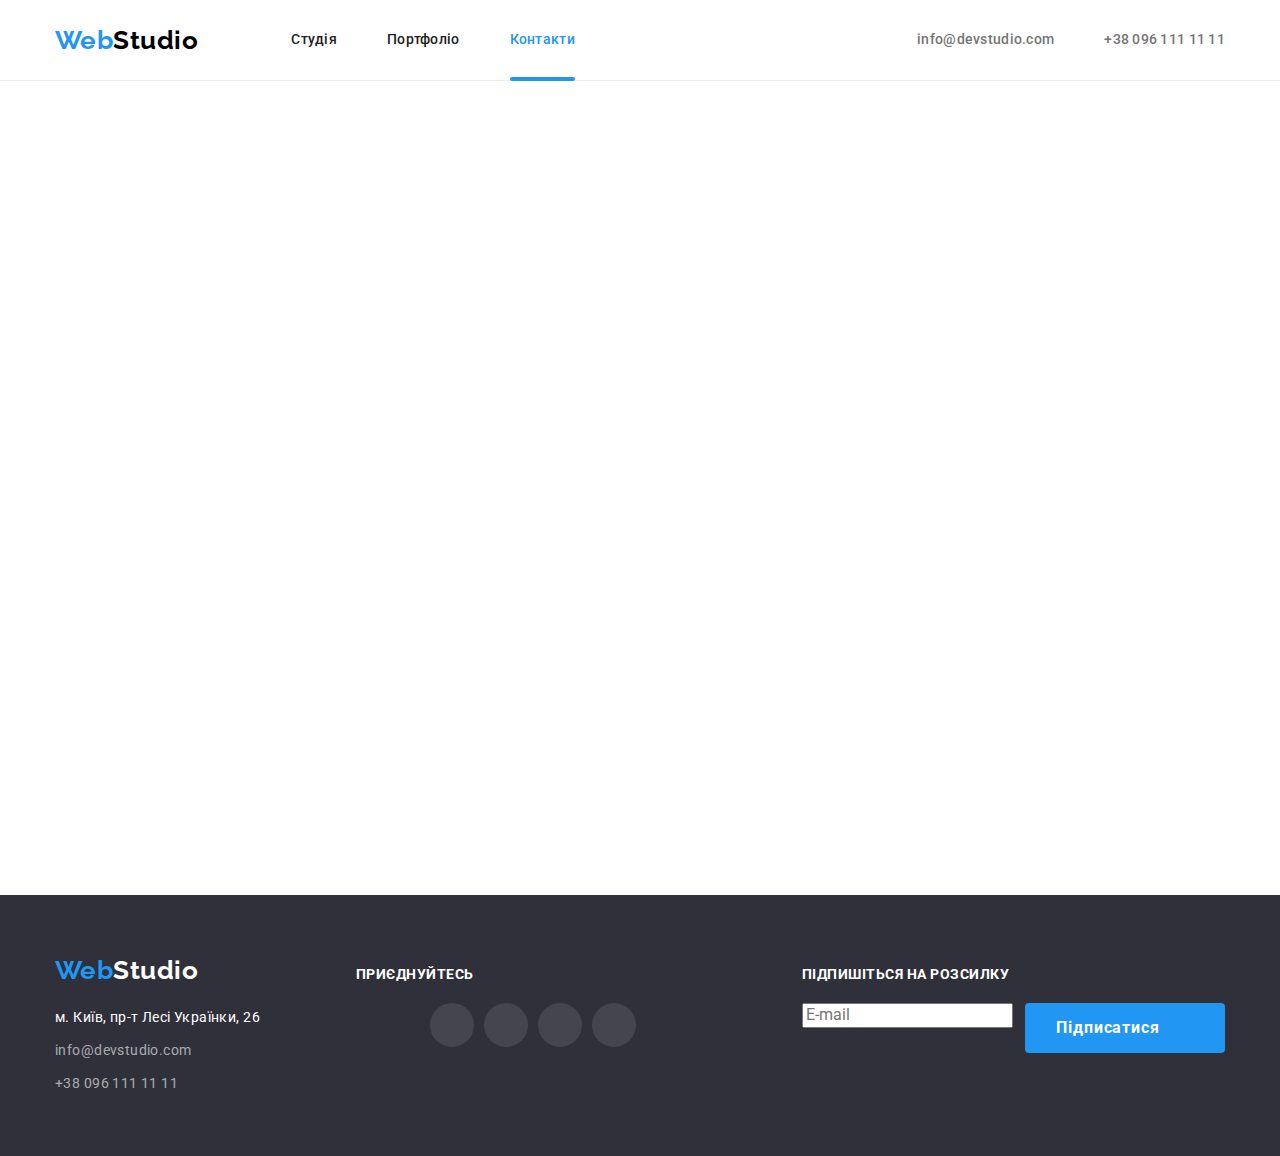
<file: contacts.html>
<!DOCTYPE html>
<html lang="uk">

<head>
  <meta charset="UTF-8">
  <meta http-equiv="X-UA-Compatible" content="IE=edge">
  <meta name="viewport" content="width=device-width, initial-scale=1.0">
  <title>WebStudio</title>

  <link rel="preconnect" href="https://fonts.googleapis.com">
  <link rel="preconnect" href="https://fonts.gstatic.com" crossorigin>
  <link href="https://fonts.googleapis.com/css2?family=Raleway:wght@700&family=Roboto:wght@400;500;700;900&display=swap"
    rel="stylesheet">

  <link rel="stylesheet" href="https://cdnjs.cloudflare.com/ajax/libs/modern-normalize/1.1.0/modern-normalize.min.css">
  <link rel="stylesheet" href="./css/main.min.css">
</head>

<body>
  <!--Верхня_лінія-->
  <header class="header">
    <div class="header__wrap container">
      <nav class="nav">
        <a class="logo" href="./index.html">Web<span class="header__logo">Studio</span></a>
        <ul class="nav__list">
          <li class="nav__item"><a class="nav__link" href="./index.html">Студія</a></li>
          <li class="nav__item"><a class="nav__link" href="./portfolio.html">Портфоліо</a></li>
          <li class="nav__item"><a class="nav__link nav__link--current" href="./contacts.html">Контакти</a></li>
        </ul>
      </nav>
      <ul class="contacts">
        <li class="contacts__item"><a class="contacts__link" href="mailto:info@devstudio.com" aria-label="Mail">
            <svg class="contacts__icon" width="16" height="16">
              <use href="./images/sprite.svg#contact-mail"></use>
            </svg>
            info@devstudio.com</a>
        </li>
        <li class="contacts__item"><a class="contacts__link" href="tel:+380961111111" aria-label="Phone">
            <svg class="contacts__icon" width="10" height="16">
              <use href="./images/sprite.svg#contact-phone"></use>
            </svg>
            +38 096 111 11 11</a>
        </li>
      </ul>
      <!-- Кнопка мобільного меню -->
      <button type="button" class="menu-button" aria-expanded="false" aria-controls="menu-container" data-menu-open>
        <svg class="menu-button__icon" aria-label="Перемикач мобільного меню" width="40" height="40">
          <use class="menu-button__icon-open" href="./images/sprite.svg#header-menu"></use>
        </svg>
      </button>
    </div>
    <!-- Сторінка мобільного меню -->
    <div class="menu-container" id="menu-container" data-menu>
      <button type="button" class="menu-button menu-button--close" data-menu-close>
        <svg class="menu-button__icon" aria-label="Перемикач мобільного меню" width="40" height="40">
          <use class="menu-button__icon-close" href="./images/sprite.svg#header-close"></use>
        </svg>
      </button>
      <nav class="nav-mob">
        <ul class="nav-mob__list">
          <li class="nav-mob__item"><a class="nav-mob__link" href="./index.html">Студія</a></li>
          <li class="nav-mob__item"><a class="nav-mob__link" href="./portfolio.html">Портфоліо</a></li>
          <li class="nav-mob__item"><a class="nav-mob__link nav-mob__link--current" href="./contacts.html">Контакти</a>
          </li>
        </ul>
      </nav>
      <ul class="contacts-mob">
        <li class="contacts-mob__item"><a class="contacts-mob__link" href="tel:+380961111111" aria-label="Phone">+38 096
            111 11 11</a>
        </li>
        <li class="contacts-mob__item"><a class="contacts-mob__link" href="mailto:info@devstudio.com"
            aria-label="Mail">info@devstudio.com</a>
        </li>
      </ul>
      <ul class="social-mob">
        <li class="social-mob__item"><a class="social-mob__link" href="#"
            rel="noopener noreferrer nofollow">Instagram</a></li>
        <li class="social-mob__item"><a class="social-mob__link" href="#" rel="noopener noreferrer nofollow">Twitter</a>
        </li>
        <li class="social-mob__item"><a class="social-mob__link" href="#"
            rel="noopener noreferrer nofollow">Facebook</a></li>
        <li class="social-mob__item"><a class="social-mob__link" href="#"
            rel="noopener noreferrer nofollow">LinkedIn</a></li>
      </ul>
    </div>
  </header>
  <main>
    <section class="contact">
      <h2 class="contact__titel">Контакти</h2>
      <iframe class="contact__map"
        src="https://www.google.com/maps/embed?pb=!1m18!1m12!1m3!1d2541.775541247346!2d30.537047534579646!3d50.42665351686074!2m3!1f0!2f0!3f0!3m2!1i1024!2i768!4f13.1!3m3!1m2!1s0x40d4cf0e033ecbe9%3A0x57a4dffefec77da0!2z0LHRg9C7LiDQm9C10YHQuCDQo9C60YDQsNC40L3QutC4LCAyNiwg0JrQuNC10LIsINCj0LrRgNCw0LjQvdCwLCAwMjAwMA!5e0!3m2!1sru!2sde!4v1669040813031!5m2!1sru!2sde"
        style="border:0;" allowfullscreen="" loading="lazy" referrerpolicy="no-referrer-when-downgrade"></iframe>
    </section>
  </main>
  <!--Підвал-->
  <footer class="footer">
    <div class="container footer__container">
      <div>
        <a class="logo" href="./index.html">Web<span class="footer__logo">Studio</span></a>
        <address class="address">
          <ul class="address__list">
            <li class="address__item">
              <a class="address__link address__link--map" href="https://goo.gl/maps/CPtrU1FHBa2aNyZL9" target="_blank"
                rel="noopener noreferrer nofollow">м. Київ, пр-т Лесі Українки, 26</a>
            </li>
            <li class="address__item">
              <a class="address__link" href="mailto:info@devstudio.com">info@devstudio.com</a>
            </li>
            <li class="address__item">
              <a class="address__link" href="tel:+380961111111">+38 096 111 11 11</a>
            </li>
          </ul>
        </address>
      </div>
      <div class="join">
        <p class="join__titel">Приєднуйтесь</p>
        <ul class="social">
          <li class="social__item">
            <a class="social__link join__social" href="#" target="_blank" rel="noopener noreferrer nofollow"
              aria-label="instagram">
              <svg class="social__icon">
                <use href="./images/sprite.svg#social-instagram"></use>
              </svg>
            </a>
          </li>
          <li class="social__item">
            <a class="social__link join__social" href="#" target="_blank" rel="noopener noreferrer nofollow"
              aria-label="twitter">
              <svg class="social__icon">
                <use href="./images/sprite.svg#social-twitter"></use>
              </svg>
            </a>
          </li>
          <li class="social__item">
            <a class="social__link join__social" href="#" target="_blank" rel="noopener noreferrer nofollow"
              aria-label="facebook">
              <svg class="social__icon">
                <use href="./images/sprite.svg#social-facebook"></use>
              </svg>
            </a>
          </li>
          <li class="social__item">
            <a class="social__link join__social" href="#" target="_blank" rel="noopener noreferrer nofollow"
              aria-label="linkedin">
              <svg class="social__icon">
                <use href="./images/sprite.svg#social-linkedin"></use>
              </svg>
            </a>
          </li>
        </ul>
      </div>
      <div class="subscription">
        <p class="subscription__titel">Підпишіться на розсилку</p>
        <form class="subscription__form js-speaker-form">
          <label class="subscription__label">
            <input class="subscription__input" type="email" name="email" placeholder="E-mail" autocomplete="off">
          </label>
          <button class="button subscription__button" type="submit">Підписатися
            <svg class="button__icon" width="24" height="24">
              <use href="./images/sprite.svg#send"></use>
            </svg>
          </button>
        </form>
      </div>
    </div>
  </footer>
  <!-- Відкриття мобільного меню -->
  <script src="./js/mob-menu.js" type="module"></script>
</body>

</html>
</file>
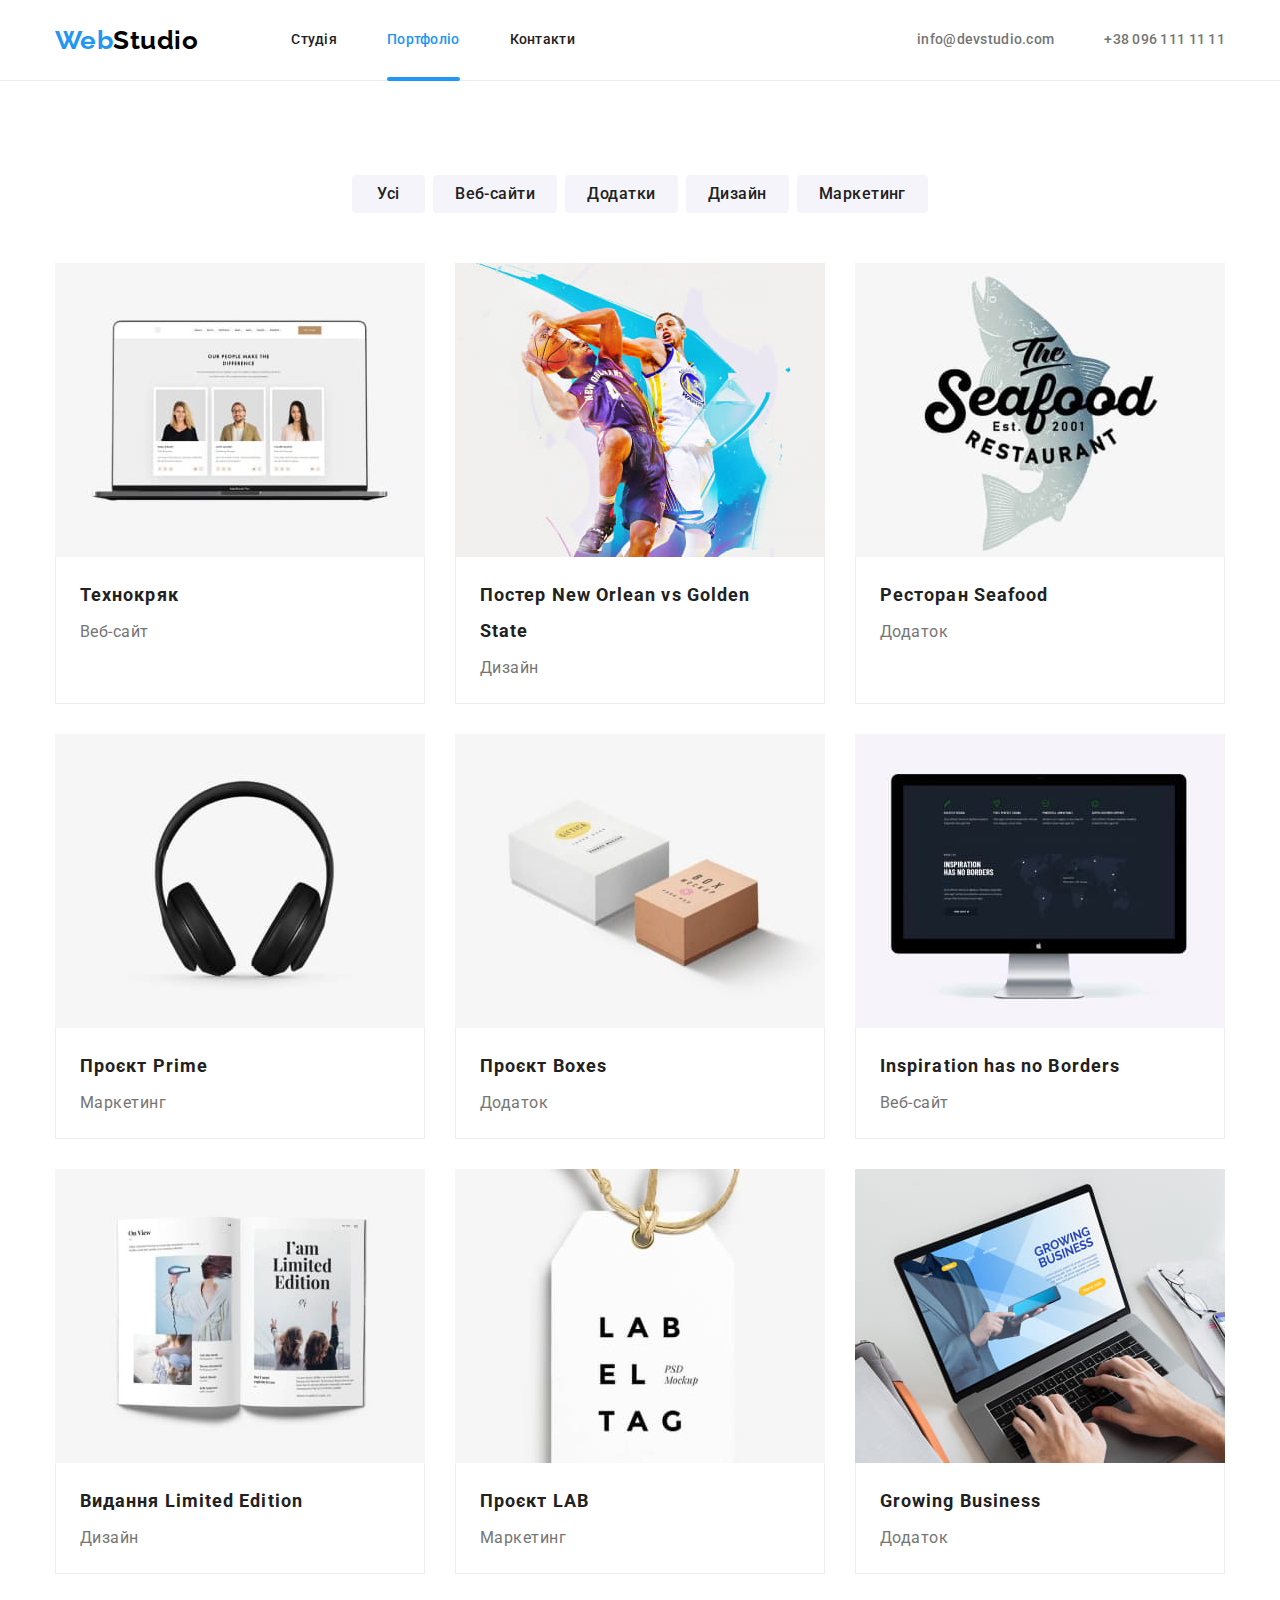
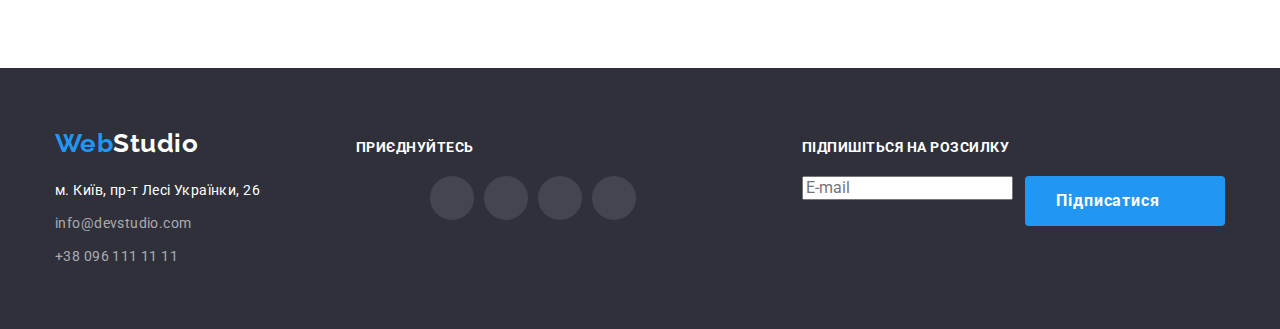
<file: portfolio.html>
<!DOCTYPE html>
<html lang="uk">

<head>
  <meta charset="UTF-8">
  <meta http-equiv="X-UA-Compatible" content="IE=edge">
  <meta name="viewport" content="width=device-width, initial-scale=1.0">
  <title>Портфоліо</title>

  <link rel="preconnect" href="https://fonts.googleapis.com">
  <link rel="preconnect" href="https://fonts.gstatic.com" crossorigin>
  <link href="https://fonts.googleapis.com/css2?family=Raleway:wght@700&family=Roboto:wght@400;500;700;900&display=swap"
    rel="stylesheet">

  <link rel="stylesheet" href="https://cdnjs.cloudflare.com/ajax/libs/modern-normalize/1.1.0/modern-normalize.min.css">
  <link rel="stylesheet" href="./css/main.min.css">
</head>

<body>
  <!--Верхня_лінія-->
  <header class="header">
    <div class="header__wrap container">
      <nav class="nav">
        <a class="logo" href="./index.html">Web<span class="header__logo">Studio</span></a>
        <ul class="nav__list">
          <li class="nav__item"><a class="nav__link" href="./index.html">Студія</a></li>
          <li class="nav__item"><a class="nav__link nav__link--current" href="./portfolio.html">Портфоліо</a></li>
          <li class="nav__item"><a class="nav__link" href="./contacts.html">Контакти</a></li>
        </ul>
      </nav>
      <ul class="contacts">
        <li class="contacts__item"><a class="contacts__link" href="mailto:info@devstudio.com" aria-label="Mail">
            <svg class="contacts__icon" width="16" height="16">
              <use href="./images/sprite.svg#contact-mail"></use>
            </svg>
            info@devstudio.com</a>
        </li>
        <li class="contacts__item"><a class="contacts__link" href="tel:+380961111111" aria-label="Phone">
            <svg class="contacts__icon" width="10" height="16">
              <use href="./images/sprite.svg#contact-phone"></use>
            </svg>
            +38 096 111 11 11</a>
        </li>
      </ul>
      <!-- Кнопка мобільного меню -->
      <button type="button" class="menu-button" aria-expanded="false" aria-controls="menu-container" data-menu-open>
        <svg class="menu-button__icon" aria-label="Перемикач мобільного меню" width="40" height="40">
          <use class="menu-button__icon-open" href="./images/sprite.svg#header-menu"></use>
        </svg>
      </button>
    </div>
    <!-- Сторінка мобільного меню -->
    <div class="menu-container" id="menu-container" data-menu>
      <button type="button" class="menu-button menu-button--close" aria-expanded="false" aria-controls="menu-container"
        data-menu-close>
        <svg class="menu-button__icon" aria-label="Перемикач мобільного меню" width="40" height="40">
          <use class="menu-button__icon-close" href="./images/sprite.svg#header-close"></use>
        </svg>
      </button>
      <nav class="nav-mob">
        <ul class="nav-mob__list">
          <li class="nav-mob__item"><a class="nav-mob__link" href="./index.html">Студія</a></li>
          <li class="nav-mob__item"><a class="nav-mob__link nav-mob__link--current"
              href="./portfolio.html">Портфоліо</a></li>
          <li class="nav-mob__item"><a class="nav-mob__link" href="./contacts.html">Контакти</a></li>
        </ul>
      </nav>
      <ul class="contacts-mob">
        <li class="contacts-mob__item"><a class="contacts-mob__link" href="tel:+380961111111" aria-label="Phone">+38 096
            111 11 11</a>
        </li>
        <li class="contacts-mob__item"><a class="contacts-mob__link" href="mailto:info@devstudio.com"
            aria-label="Mail">info@devstudio.com</a>
        </li>
      </ul>
      <ul class="social-mob">
        <li class="social-mob__item"><a class="social-mob__link" href="#"
            rel="noopener noreferrer nofollow">Instagram</a>
        </li>
        <li class="social-mob__item"><a class="social-mob__link" href="#" rel="noopener noreferrer nofollow">Twitter</a>
        </li>
        <li class="social-mob__item"><a class="social-mob__link" href="#"
            rel="noopener noreferrer nofollow">Facebook</a>
        </li>
        <li class="social-mob__item"><a class="social-mob__link" href="#"
            rel="noopener noreferrer nofollow">LinkedIn</a>
        </li>
      </ul>
    </div>
  </header>
  <main>
    <!-- Портфоліо -->
    <section class="portfolio section">
      <div class="container">
        <h1 class="visually-hidden">Портфоліо</h1>
        <ul class="portfolio__filter">
          <li class="portfolio__filter-item">
            <input class="portfolio__input visually-hidden" type="radio" id="all" name="portfolio-radio">
            <label class="portfolio__label" for="all">Усі</label>
          </li>
          <li class="portfolio__filter-item">
            <input class="portfolio__input visually-hidden" type="radio" id="web" name="portfolio-radio">
            <label class="portfolio__label" for="web">Веб-сайти</label>
          </li>
          <li class="portfolio__filter-item">
            <input class="portfolio__input visually-hidden" type="radio" id="addon" name="portfolio-radio">
            <label class="portfolio__label" for="addon">Додатки</label>
          </li>
          <li class="portfolio__filter-item">
            <input class="portfolio__input visually-hidden" type="radio" id="design" name="portfolio-radio">
            <label class="portfolio__label" for="design">Дизайн</label>
          </li>
          <li class="portfolio__filter-item">
            <input class="portfolio__input visually-hidden" type="radio" id="marketing" name="portfolio-radio">
            <label class="portfolio__label" for="marketing">Маркетинг</label>
          </li>
        </ul>
        <ul class="portfolio__set">
          <li class="portfolio__item">
            <a class="portfolio__link" data-filter="web" href="#">
              <div class="portfilio__img-wrap">
                <picture>
                  <source srcset="./images/portfolio-1-desk-1x.jpg 1x,
                  ./images/portfolio-1-desk-2x.jpg 2x" media="(min-width: 1200px)">
                  <source srcset="./images/portfolio-1-tab-1x.jpg 1x,
                  ./images/portfolio-1-tab-2x.jpg 2x" media="(min-width: 768px)">
                  <source srcset="./images/portfolio-1-mob-1x.jpg 1x,
                  ./images/portfolio-1-mob-2x.jpg 2x" media="(max-width: 767px)">
                  <img src="./images/portfolio-1-desk.jpg" alt="portfolio" width="450">
                </picture>
                <p class="portfolio__description">Ресурс пропонує комплексні пропозиції з різним рівнем функціоналу та
                  сервісів. Все це дозволить відвідувачу отримати
                  вичерпні відомості про компанію чи приватну особу.
                </p>
              </div>
              <div class="portfilio__wrap">
                <h2 class="portfolio__project">Технокряк</h2>
                <p class="portfolio__type">Веб-сайт</p>
              </div>
            </a>
          </li>
          <li class="portfolio__item">
            <a class="portfolio__link" data-filter="design" href="#">
              <div class="portfilio__img-wrap">
                <picture>
                  <source srcset="./images/portfolio-2-desk-1x.jpg 1x,
                  ./images/portfolio-2-desk-2x.jpg 2x" media="(min-width: 1200px)">
                  <source srcset="./images/portfolio-2-tab-1x.jpg 1x,
                  ./images/portfolio-2-tab-2x.jpg 2x" media="(min-width: 768px)">
                  <source srcset="./images/portfolio-2-mob-1x.jpg 1x,
                  ./images/portfolio-2-mob-2x.jpg 2x" media="(max-width: 767px)">
                  <img src="./images/portfolio-2-desk.jpg" alt="portfolio" width="450">
                </picture>
                <p class="portfolio__description">Ресурс пропонує комплексні пропозиції з різним рівнем функціоналу та
                  сервісів.</p>
              </div>
              <div class="portfilio__wrap">
                <h2 class="portfolio__project">Постер New Orlean vs Golden State</h2>
                <p class="portfolio__type">Дизайн</p>
              </div>
            </a>
          </li>
          <li class="portfolio__item">
            <a class="portfolio__link" data-filter="addon" href="#">
              <div class="portfilio__img-wrap">
                <picture>
                  <source srcset="./images/portfolio-3-desk-1x.jpg 1x,
                  ./images/portfolio-3-desk-2x.jpg 2x" media="(min-width: 1200px)">
                  <source srcset="./images/portfolio-3-tab-1x.jpg 1x,
                  ./images/portfolio-3-tab-2x.jpg 2x" media="(min-width: 768px)">
                  <source srcset="./images/portfolio-3-mob-1x.jpg 1x,
                  ./images/portfolio-3-mob-2x.jpg 2x" media="(max-width: 767px)">
                  <img src="./images/portfolio-3-desk.jpg" alt="portfolio" width="450">
                </picture>
                <p class="portfolio__description">Ресурс пропонує комплексні пропозиції з різним рівнем функціоналу та
                  сервісів.</p>
              </div>
              <div class="portfilio__wrap">
                <h2 class="portfolio__project">Ресторан Seafood</h2>
                <p class="portfolio__type">Додаток</p>
              </div>
            </a>
          </li>
          <li class="portfolio__item">
            <a class="portfolio__link" data-filter="marketing" href="#">
              <div class="portfilio__img-wrap">
                <picture>
                  <source srcset="./images/portfolio-4-desk-1x.jpg 1x,
                  ./images/portfolio-4-desk-2x.jpg 2x" media="(min-width: 1200px)">
                  <source srcset="./images/portfolio-4-tab-1x.jpg 1x,
                  ./images/portfolio-4-tab-2x.jpg 2x" media="(min-width: 768px)">
                  <source srcset="./images/portfolio-4-mob-1x.jpg 1x,
                  ./images/portfolio-4-mob-2x.jpg 2x" media="(max-width: 767px)">
                  <img src="./images/portfolio-4-desk.jpg" alt="portfolio" width="450">
                </picture>
                <p class="portfolio__description">Ресурс пропонує комплексні пропозиції з різним рівнем функціоналу та
                  сервісів.</p>
              </div>
              <div class="portfilio__wrap">
                <h2 class="portfolio__project">Проєкт Prime</h2>
                <p class="portfolio__type">Маркетинг</p>
              </div>
            </a>
          </li>
          <li class="portfolio__item">
            <a class="portfolio__link" data-filter="addon" href="#">
              <div class="portfilio__img-wrap">
                <picture>
                  <source srcset="./images/portfolio-5-desk-1x.jpg 1x,
                  ./images/portfolio-5-desk-2x.jpg 2x" media="(min-width: 1200px)">
                  <source srcset="./images/portfolio-5-tab-1x.jpg 1x,
                  ./images/portfolio-5-tab-2x.jpg 2x" media="(min-width: 768px)">
                  <source srcset="./images/portfolio-5-mob-1x.jpg 1x,
                  ./images/portfolio-5-mob-2x.jpg 2x" media="(max-width: 767px)">
                  <img src="./images/portfolio-5-desk.jpg" alt="portfolio" width="450">
                </picture>
                <p class="portfolio__description">Ресурс пропонує комплексні пропозиції з різним рівнем функціоналу та
                  сервісів.</p>
              </div>
              <div class="portfilio__wrap">
                <h2 class="portfolio__project">Проєкт Boxes</h2>
                <p class="portfolio__type">Додаток</p>
              </div>
            </a>
          </li>
          <li class="portfolio__item">
            <a class="portfolio__link" data-filter="web" href="#">
              <div class="portfilio__img-wrap">
                <picture>
                  <source srcset="./images/portfolio-6-desk-1x.jpg 1x,
                  ./images/portfolio-6-desk-2x.jpg 2x" media="(min-width: 1200px)">
                  <source srcset="./images/portfolio-6-tab-1x.jpg 1x,
                  ./images/portfolio-6-tab-2x.jpg 2x" media="(min-width: 768px)">
                  <source srcset="./images/portfolio-6-mob-1x.jpg 1x,
                  ./images/portfolio-6-mob-2x.jpg 2x" media="(max-width: 767px)">
                  <img src="./images/portfolio-6-desk.jpg" alt="portfolio" width="450">
                </picture>
                <p class="portfolio__description">Ресурс пропонує комплексні пропозиції з різним рівнем функціоналу та
                  сервісів.</p>
              </div>
              <div class="portfilio__wrap">
                <h2 class="portfolio__project">Inspiration has no Borders</h2>
                <p class="portfolio__type">Веб-сайт</p>
              </div>
            </a>
          </li>
          <li class="portfolio__item">
            <a class="portfolio__link" data-filter="design" href="#">
              <div class="portfilio__img-wrap">
                <picture>
                  <source srcset="./images/portfolio-7-desk-1x.jpg 1x,
                  ./images/portfolio-7-desk-2x.jpg 2x" media="(min-width: 1200px)">
                  <source srcset="./images/portfolio-7-tab-1x.jpg 1x,
                  ./images/portfolio-7-tab-2x.jpg 2x" media="(min-width: 768px)">
                  <source srcset="./images/portfolio-7-mob-1x.jpg 1x,
                  ./images/portfolio-7-mob-2x.jpg 2x" media="(max-width: 767px)">
                  <img src="./images/portfolio-7-desk.jpg" alt="portfolio" width="450">
                </picture>
                <p class="portfolio__description">Ресурс пропонує комплексні пропозиції з різним рівнем функціоналу та
                  сервісів.</p>
              </div>
              <div class="portfilio__wrap">
                <h2 class="portfolio__project">Видання Limited Edition</h2>
                <p class="portfolio__type">Дизайн</p>
              </div>
            </a>
          </li>
          <li class="portfolio__item">
            <a class="portfolio__link" data-filter="marketing" href="#">
              <div class="portfilio__img-wrap">
                <picture>
                  <source srcset="./images/portfolio-8-desk-1x.jpg 1x,
                  ./images/portfolio-8-desk-2x.jpg 2x" media="(min-width: 1200px)">
                  <source srcset="./images/portfolio-8-tab-1x.jpg 1x,
                  ./images/portfolio-8-tab-2x.jpg 2x" media="(min-width: 768px)">
                  <source srcset="./images/portfolio-8-mob-1x.jpg 1x,
                  ./images/portfolio-8-mob-2x.jpg 2x" media="(max-width: 767px)">
                  <img src="./images/portfolio-8-desk.jpg" alt="portfolio" width="450">
                </picture>
                <p class="portfolio__description">Ресурс пропонує комплексні пропозиції з різним рівнем функціоналу та
                  сервісів.</p>
              </div>
              <div class="portfilio__wrap">
                <h2 class="portfolio__project">Проєкт LAB</h2>
                <p class="portfolio__type">Маркетинг</p>
              </div>
            </a>
          </li>
          <li class="portfolio__item">
            <a class="portfolio__link" data-filter="addon" href="#">
              <div class="portfilio__img-wrap">
                <picture>
                  <source srcset="./images/portfolio-9-desk-1x.jpg 1x,
                  ./images/portfolio-9-desk-2x.jpg 2x" media="(min-width: 1200px)">
                  <source srcset="./images/portfolio-9-tab-1x.jpg 1x,
                  ./images/portfolio-9-tab-2x.jpg 2x" media="(min-width: 768px)">
                  <source srcset="./images/portfolio-9-mob-1x.jpg 1x,
                  ./images/portfolio-9-mob-2x.jpg 2x" media="(max-width: 767px)">
                  <img src="./images/portfolio-9-desk.jpg" alt="portfolio" width="450">
                </picture>
                <p class="portfolio__description">Ресурс пропонує комплексні пропозиції з різним рівнем функціоналу та
                  сервісів.</p>
              </div>
              <div class="portfilio__wrap">
                <h2 class="portfolio__project">Growing Business</h2>
                <p class="portfolio__type">Додаток</p>
              </div>
            </a>
          </li>
        </ul>
      </div>
    </section>
  </main>
  <!--Підвал-->
  <footer class="footer">
    <div class="container footer__container">
      <div>
        <a class="logo" href="./index.html">Web<span class="footer__logo">Studio</span></a>
        <address class="address">
          <ul class="address__list">
            <li class="address__item">
              <a class="address__link address__link--map" href="https://goo.gl/maps/CPtrU1FHBa2aNyZL9" target="_blank"
                rel="noopener noreferrer nofollow">м. Київ, пр-т Лесі Українки, 26</a>
            </li>
            <li class="address__item">
              <a class="address__link" href="mailto:info@devstudio.com">info@devstudio.com</a>
            </li>
            <li class="address__item">
              <a class="address__link" href="tel:+380961111111">+38 096 111 11 11</a>
            </li>
          </ul>
        </address>
      </div>
      <div class="join">
        <p class="join__titel">Приєднуйтесь</p>
        <ul class="social">
          <li class="social__item">
            <a class="social__link join__social" href="#" target="_blank" rel="noopener noreferrer nofollow"
              aria-label="instagram">
              <svg class="social__icon">
                <use href="./images/sprite.svg#social-instagram"></use>
              </svg>
            </a>
          </li>
          <li class="social__item">
            <a class="social__link join__social" href="#" target="_blank" rel="noopener noreferrer nofollow"
              aria-label="twitter">
              <svg class="social__icon">
                <use href="./images/sprite.svg#social-twitter"></use>
              </svg>
            </a>
          </li>
          <li class="social__item">
            <a class="social__link join__social" href="#" target="_blank" rel="noopener noreferrer nofollow"
              aria-label="facebook">
              <svg class="social__icon">
                <use href="./images/sprite.svg#social-facebook"></use>
              </svg>
            </a>
          </li>
          <li class="social__item">
            <a class="social__link join__social" href="#" target="_blank" rel="noopener noreferrer nofollow"
              aria-label="linkedin">
              <svg class="social__icon">
                <use href="./images/sprite.svg#social-linkedin"></use>
              </svg>
            </a>
          </li>
        </ul>
      </div>
      <div class="subscription">
        <p class="subscription__titel">Підпишіться на розсилку</p>
        <form class="subscription__form js-speaker-form">
          <label class="subscription__label">
            <input class="subscription__input" type="email" name="email" placeholder="E-mail" autocomplete="off">
          </label>
          <button class="button subscription__button" type="submit">Підписатися
            <svg class="button__icon" width="24" height="24">
              <use href="./images/sprite.svg#send"></use>
            </svg>
          </button>
        </form>
      </div>
    </div>
  </footer>
  <!-- Відкриття мобільного меню -->
  <script src="./js/mob-menu.js" type="module"></script>
  <!-- Фільтр -->
  <script src="./js/filter.js" type="module"></script>
</body>

</html>
</file>
<file: css/main.min.css>
.visually-hidden{position:absolute;width:1px;height:1px;margin:-1px;border:0;padding:0;white-space:nowrap;-webkit-clip-path:inset(100%);clip-path:inset(100%);clip:rect(0, 0, 0, 0);overflow:hidden}html{-webkit-box-sizing:border-box;box-sizing:border-box}*,*::before,*::after{-webkit-box-sizing:inherit;box-sizing:inherit}p,h1,h2,h3,h4,h5,h6{margin:0}ul,ol{margin:0;padding-left:0}button{cursor:pointer}address{font-style:normal}img{display:block;max-width:100%;height:auto}body{background-color:#fff;color:#212121;font-family:"Roboto",sans-serif;letter-spacing:.03em}.container{margin-left:auto;margin-right:auto;padding:0 15px;width:100%}@media screen and (min-width: 480px){.container{max-width:480px}}@media screen and (min-width: 768px){.container{max-width:768px}}@media screen and (min-width: 1200px){.container{max-width:1200px}}.section{padding:60px 0}@media screen and (min-width: 1200px){.section{padding:94px 0}}.logo{display:block;text-decoration:none;font-family:"Raleway",sans-serif;font-weight:700;font-size:24px;line-height:1.17;color:#2196f3}@media screen and (min-width: 1200px){.logo{font-family:"Raleway",sans-serif;font-weight:700;font-size:26px;line-height:1.19}}.header__logo{color:#000}.footer__logo{color:#fff}.social{display:-webkit-box;display:-ms-flexbox;display:flex;-webkit-box-pack:center;-ms-flex-pack:center;justify-content:center;gap:10px;list-style:none}.social__item{width:44px;height:44px}.social__link{width:100%;height:100%;display:-webkit-box;display:-ms-flexbox;display:flex;-webkit-box-align:center;-ms-flex-align:center;align-items:center;-webkit-box-pack:center;-ms-flex-pack:center;justify-content:center;border-radius:50%;color:#afb1b8;-webkit-transition:background-color 250ms cubic-bezier(0.4, 0, 0.2, 1),color 250ms cubic-bezier(0.4, 0, 0.2, 1);transition:background-color 250ms cubic-bezier(0.4, 0, 0.2, 1),color 250ms cubic-bezier(0.4, 0, 0.2, 1)}.social__link:hover,.social__link:focus{background-color:#2196f3;color:#fff}.social__icon{width:20px;height:20px;fill:currentColor}.join__social{color:#fff;background-color:rgba(255,255,255,.1);-webkit-transition:background-color 250ms cubic-bezier(0.4, 0, 0.2, 1);transition:background-color 250ms cubic-bezier(0.4, 0, 0.2, 1)}.button{display:-webkit-box;display:-ms-flexbox;display:flex;-webkit-box-align:center;-ms-flex-align:center;align-items:center;-webkit-box-pack:center;-ms-flex-pack:center;justify-content:center;padding:10px;font-family:inherit;font-weight:700;font-size:16px;line-height:1.88;letter-spacing:.06em;border:rgba(0,0,0,0);border-radius:4px;color:#fff;background-color:#2196f3;-webkit-transition:background-color 250ms cubic-bezier(0.4, 0, 0.2, 1),-webkit-box-shadow 250ms cubic-bezier(0.4, 0, 0.2, 1);transition:background-color 250ms cubic-bezier(0.4, 0, 0.2, 1),-webkit-box-shadow 250ms cubic-bezier(0.4, 0, 0.2, 1);transition:background-color 250ms cubic-bezier(0.4, 0, 0.2, 1),box-shadow 250ms cubic-bezier(0.4, 0, 0.2, 1);transition:background-color 250ms cubic-bezier(0.4, 0, 0.2, 1),box-shadow 250ms cubic-bezier(0.4, 0, 0.2, 1),-webkit-box-shadow 250ms cubic-bezier(0.4, 0, 0.2, 1)}.button:hover,.button:focus{background-color:#188ce8;-webkit-box-shadow:0px 4px 4px rgba(0,0,0,.15);box-shadow:0px 4px 4px rgba(0,0,0,.15)}.button__icon{margin-left:10px;fill:#fff}.hero__button{min-width:200px;margin:0 auto}@media screen and (min-width: 1200px){.hero__button{min-width:216px}}.subscription__button,.modal__button{min-width:200px;margin:0 auto}.menu-button{margin-left:auto;padding:0;display:-webkit-inline-box;display:-ms-inline-flexbox;display:inline-flex;border:none;background-color:rgba(0,0,0,0)}@media screen and (min-width: 768px){.menu-button{display:none}}.menu-button--close{position:absolute;top:10px;right:15px}.menu-button__icon{fill:#000;-webkit-transition:fill 250ms cubic-bezier(0.4, 0, 0.2, 1);transition:fill 250ms cubic-bezier(0.4, 0, 0.2, 1)}.menu-button:focus .menu-button__icon{fill:#2196f3}.modal__close-button{position:absolute;top:8px;right:8px;width:30px;height:30px;padding:0;display:-webkit-box;display:-ms-flexbox;display:flex;-webkit-box-align:center;-ms-flex-align:center;align-items:center;-webkit-box-pack:center;-ms-flex-pack:center;justify-content:center;border-radius:50%;border:1px solid rgba(0,0,0,.1);background-color:#fff}.modal__close-icon{fill:#000;-webkit-transition:fill 250ms cubic-bezier(0.4, 0, 0.2, 1);transition:fill 250ms cubic-bezier(0.4, 0, 0.2, 1)}.modal__close-button:hover .modal__close-icon{fill:#2196f3}.header{border-bottom:1px solid #ececec}.header__wrap{display:-webkit-box;display:-ms-flexbox;display:flex}@media screen and (max-width: 767px){.header__wrap{padding-top:10px;padding-bottom:10px}}.nav{display:-webkit-box;display:-ms-flexbox;display:flex;-webkit-box-align:center;-ms-flex-align:center;align-items:center}@media screen and (max-width: 767px){.nav{width:100%}}.nav__list{display:none;list-style:none}@media screen and (min-width: 768px){.nav__list{display:-webkit-box;display:-ms-flexbox;display:flex;margin-left:87px}}@media screen and (min-width: 1200px){.nav__list{margin-left:93px}}.nav__item{position:relative}.nav__item:not(:last-child){margin-right:50px}.nav__link{padding:32px 0;display:-webkit-box;display:-ms-flexbox;display:flex;text-decoration:none;font-weight:500;font-size:14px;line-height:1.14;letter-spacing:.02em;color:#212121;-webkit-transition:color 250ms cubic-bezier(0.4, 0, 0.2, 1);transition:color 250ms cubic-bezier(0.4, 0, 0.2, 1)}.nav__link:hover,.nav__link:focus{color:#2196f3}.nav__link::after{position:absolute;bottom:-1px;right:0;width:0;height:4px;display:block;content:"";border-radius:2px;background-color:#2196f3;-webkit-transition:width 250ms cubic-bezier(0.4, 0, 0.2, 1);transition:width 250ms cubic-bezier(0.4, 0, 0.2, 1)}.nav__link:hover::after,.nav__link:focus::after{left:0;width:100%}.nav__link--current{color:#2196f3}.nav__link--current::after{position:absolute;bottom:-1px;left:0;height:4px;width:100%;display:block;content:"";-webkit-transform:scale(1, 1);transform:scale(1, 1);background-color:#2196f3;border-radius:2px}.contacts{display:none;list-style:none}@media screen and (min-width: 768px){.contacts{display:block;margin-top:auto;margin-bottom:auto;margin-left:auto}}@media screen and (min-width: 1200px){.contacts{display:-webkit-box;display:-ms-flexbox;display:flex}}@media screen and (max-width: 1199px){.contacts__item:not(:last-child){margin-bottom:10px}}@media screen and (min-width: 1200px){.contacts__item:not(:last-child){margin-right:30px}}.contacts__link{display:-webkit-box;display:-ms-flexbox;display:flex;text-decoration:none;font-weight:500;font-size:12px;line-height:1.14;letter-spacing:.02em;color:#757575;-webkit-transition:color 250ms cubic-bezier(0.4, 0, 0.2, 1);transition:color 250ms cubic-bezier(0.4, 0, 0.2, 1)}@media screen and (min-width: 1200px){.contacts__link{padding:32px 0;font-size:14px}}.contacts__link:hover,.contacts__link:focus{color:#2196f3}.contacts__icon{margin-right:10px;fill:currentColor}@media screen and (max-width: 1199px){.contacts__icon{height:14px;width:14px;margin-right:10px}}.hero{max-width:1600px;margin:0 auto;padding:118px 0;text-align:center;background-color:#c4c4c4;background-position:center;background-repeat:no-repeat;background-size:cover;background-image:-webkit-gradient(linear, left top, right top, from(rgba(47, 48, 58, 0.4)), to(rgba(47, 48, 58, 0.4))),url(../images/hero-mob-1x.jpg);background-image:linear-gradient(to right, rgba(47, 48, 58, 0.4), rgba(47, 48, 58, 0.4)),url(../images/hero-mob-1x.jpg)}@media(min-device-pixel-ratio: 2),(-webkit-min-device-pixel-ratio: 2),(min-resolution: 192dpi),(min-resolution: 2dppx){.hero{background-image:-webkit-gradient(linear, left top, right top, from(rgba(47, 48, 58, 0.4)), to(rgba(47, 48, 58, 0.4))),url(../images/hero-mob-2x.jpg);background-image:linear-gradient(to right, rgba(47, 48, 58, 0.4), rgba(47, 48, 58, 0.4)),url(../images/hero-mob-2x.jpg)}}@media screen and (min-width: 768px){.hero{background-image:-webkit-gradient(linear, left top, right top, from(rgba(47, 48, 58, 0.4)), to(rgba(47, 48, 58, 0.4))),url(../images/hero-tab-1x.jpg);background-image:linear-gradient(to right, rgba(47, 48, 58, 0.4), rgba(47, 48, 58, 0.4)),url(../images/hero-tab-1x.jpg)}}@media screen and (min-width: 768px)and (min-device-pixel-ratio: 2),screen and (min-width: 768px)and (-webkit-min-device-pixel-ratio: 2),screen and (min-width: 768px)and (min-resolution: 192dpi),screen and (min-width: 768px)and (min-resolution: 2dppx){.hero{background-image:-webkit-gradient(linear, left top, right top, from(rgba(47, 48, 58, 0.4)), to(rgba(47, 48, 58, 0.4))),url(../images/hero-tab-2x.jpg);background-image:linear-gradient(to right, rgba(47, 48, 58, 0.4), rgba(47, 48, 58, 0.4)),url(../images/hero-tab-2x.jpg)}}@media screen and (min-width: 1200px){.hero{padding:200px 0;background-image:-webkit-gradient(linear, left top, right top, from(rgba(47, 48, 58, 0.4)), to(rgba(47, 48, 58, 0.4))),url(../images/hero-desk-1x.jpg);background-image:linear-gradient(to right, rgba(47, 48, 58, 0.4), rgba(47, 48, 58, 0.4)),url(../images/hero-desk-1x.jpg)}}@media screen and (min-width: 1200px)and (min-device-pixel-ratio: 2),screen and (min-width: 1200px)and (-webkit-min-device-pixel-ratio: 2),screen and (min-width: 1200px)and (min-resolution: 192dpi),screen and (min-width: 1200px)and (min-resolution: 2dppx){.hero{background-image:-webkit-gradient(linear, left top, right top, from(rgba(47, 48, 58, 0.4)), to(rgba(47, 48, 58, 0.4))),url(../images/hero-desk-2x.jpg);background-image:linear-gradient(to right, rgba(47, 48, 58, 0.4), rgba(47, 48, 58, 0.4)),url(../images/hero-desk-2x.jpg)}}.hero__titel{max-width:360px;margin:0 auto 30px;font-weight:900;font-size:26px;line-height:1.62;letter-spacing:.06em;text-transform:uppercase;color:#fff}@media screen and (min-width: 1200px){.hero__titel{max-width:696px;font-size:44px;line-height:1.36}}.feature__list{display:-webkit-box;display:-ms-flexbox;display:flex;-ms-flex-wrap:wrap;flex-wrap:wrap;gap:30px;list-style:none}@media screen and (min-width: 768px){.feature__item{-ms-flex-preferred-size:calc((100% - 30px)/2);flex-basis:calc((100% - 30px)/2);text-align:left}}@media screen and (min-width: 1200px){.feature__item{-ms-flex-preferred-size:calc((100% - 90px)/4);flex-basis:calc((100% - 90px)/4)}}.feature__wrapper{height:120px;margin-bottom:30px;display:-webkit-box;display:-ms-flexbox;display:flex;-webkit-box-align:center;-ms-flex-align:center;align-items:center;-webkit-box-pack:center;-ms-flex-pack:center;justify-content:center;border-radius:4px;background-color:#f5f4fa}.feature__issue{margin-bottom:10px;font-weight:700;font-size:14px;line-height:1.14;text-transform:uppercase;text-align:center}@media screen and (min-width: 768px){.feature__issue{text-align:left}}.feature__description{font-size:14px;line-height:1.71;color:#757575}.occupation{padding-top:0}@media screen and (max-width: 1199px){.occupation{display:none}}.occupation img{cursor:pointer}.occupation__titel{margin-bottom:50px;font-weight:700;font-size:36px;line-height:1.17;text-align:center}.occupation__list{display:-webkit-box;display:-ms-flexbox;display:flex;-webkit-box-pack:justify;-ms-flex-pack:justify;justify-content:space-between;list-style:none}.occupation__item{position:relative;-ms-flex-preferred-size:calc((100% - 60px)/3);flex-basis:calc((100% - 60px)/3);max-width:100%}.occupation__issue{position:absolute;bottom:0;left:0;height:70px;width:100%;display:-webkit-box;display:-ms-flexbox;display:flex;font-weight:700;font-size:14px;line-height:1.14;-webkit-box-pack:center;-ms-flex-pack:center;justify-content:center;-webkit-box-align:center;-ms-flex-align:center;align-items:center;text-transform:uppercase;color:#fff;background-color:rgba(47,48,58,.8)}.team{background-color:#f5f4fa;text-align:center}.team__titel{margin-bottom:30px;font-weight:700;font-size:28px;line-height:1.17}@media screen and (min-width: 1200px){.team__titel{font-size:36px}}.team__list{gap:30px;display:-webkit-box;display:-ms-flexbox;display:flex;-ms-flex-wrap:wrap;flex-wrap:wrap;list-style:none}@media screen and (min-width: 1200px){.team__list{-ms-flex-wrap:nowrap;flex-wrap:nowrap}}.team__item{border-radius:0px 0px 4px 4px;background-color:#fff;-webkit-box-shadow:0px 1px 3px rgba(0,0,0,.12),0px 1px 1px rgba(0,0,0,.14),0px 2px 1px rgba(0,0,0,.2);box-shadow:0px 1px 3px rgba(0,0,0,.12),0px 1px 1px rgba(0,0,0,.14),0px 2px 1px rgba(0,0,0,.2)}@media screen and (min-width: 768px){.team__item{-ms-flex-preferred-size:calc((100% - 30px)/2);flex-basis:calc((100% - 30px)/2)}}.team__wrap{padding:30px}.team__member{margin-bottom:10px;font-weight:500;font-size:16px;line-height:1.19}.team__position{margin-bottom:16px;font-weight:400;font-size:16px;line-height:1.19;color:#757575}.client__titel{margin-bottom:30px;font-weight:700;font-size:28px;line-height:1.17;text-align:center}@media screen and (min-width: 1200px){.client__titel{margin-bottom:50px;font-size:36px}}.client__list{display:-webkit-box;display:-ms-flexbox;display:flex;-ms-flex-wrap:wrap;flex-wrap:wrap;gap:30px;list-style:none}@media screen and (min-width: 1200px){.client__list{-ms-flex-wrap:nowrap;flex-wrap:nowrap}}.client__item{width:calc((100% - 30px)/2)}@media screen and (min-width: 768px){.client__item{width:calc((100% - 60px)/3)}}.client__link{height:92px;display:-webkit-box;display:-ms-flexbox;display:flex;-webkit-box-align:center;-ms-flex-align:center;align-items:center;-webkit-box-pack:center;-ms-flex-pack:center;justify-content:center;border-radius:4px;border:1px solid #afb1b8;color:#afb1b8;-webkit-transition:color 250ms cubic-bezier(0.4, 0, 0.2, 1),border-color 250ms cubic-bezier(0.4, 0, 0.2, 1);transition:color 250ms cubic-bezier(0.4, 0, 0.2, 1),border-color 250ms cubic-bezier(0.4, 0, 0.2, 1)}.client__link:hover,.client__link:focus{border-color:#2196f3;color:#2196f3}.client__icon{width:106px;height:60px;fill:currentColor}.footer{padding:60px 0;background-color:#2f303a}.footer__container{display:-webkit-box;display:-ms-flexbox;display:flex;-ms-flex-wrap:wrap;flex-wrap:wrap;-webkit-box-pack:center;-ms-flex-pack:center;justify-content:center;text-align:center;-webkit-box-align:baseline;-ms-flex-align:baseline;align-items:baseline}@media screen and (min-width: 1200px){.footer__container{-ms-flex-wrap:nowrap;flex-wrap:nowrap;text-align:left}}.address{margin-top:20px}.address__list{display:block;list-style:none}@media screen and (min-width: 768px){.address__list{width:354px}}@media screen and (min-width: 1200px){.address__list{width:231px}}.address__item:not(:last-child){margin-bottom:9px}.address__link{text-decoration:none;font-style:normal;font-size:14px;line-height:1.71;letter-spacing:.03em;color:rgba(255,255,255,.6);-webkit-transition:color 250ms cubic-bezier(0.4, 0, 0.2, 1);transition:color 250ms cubic-bezier(0.4, 0, 0.2, 1)}.address__link:hover,.address__link:focus{color:#2196f3}.address__link--map{color:#fff}.join{width:100%;margin-top:60px}@media screen and (min-width: 768px){.join{width:354px;margin-top:0;margin-left:30px}}@media screen and (min-width: 1200px){.join{width:100%;margin-left:70px}}.join__titel{margin-bottom:20px;text-transform:uppercase;font-weight:700;font-size:14px;line-height:1.14;color:#fff}.subscription{margin-top:60px;width:100%}@media screen and (min-width: 768px){.subscription{width:450px}}@media screen and (min-width: 1200px){.subscription{margin-top:0;margin-left:93px;width:100%}}.subscription__titel{margin-bottom:20px;text-transform:uppercase;font-weight:700;font-size:14px;line-height:1.14;color:#fff}@media screen and (min-width: 1200px){.subscription__form{display:-webkit-box;display:-ms-flexbox;display:flex}}@media screen and (min-width: 1200px){.subscription__label{margin-right:12px}}.subscription_input{margin-bottom:20px;padding:14px 16px;width:100%;font-size:16px;line-height:1.25;color:rgba(255,255,255,.6);background-color:rgba(0,0,0,0);border:1px solid rgba(255,255,255,.3);-webkit-filter:drop-shadow(0px 4px 4px rgba(0, 0, 0, 0.15));filter:drop-shadow(0px 4px 4px rgba(0, 0, 0, 0.15));border-radius:4px;outline:none;-webkit-transition:border-color 250ms cubic-bezier(0.4, 0, 0.2, 1);transition:border-color 250ms cubic-bezier(0.4, 0, 0.2, 1)}@media screen and (min-width: 1200px){.subscription_input{margin-bottom:0px;width:358px}}.subscription_input:focus{border-color:#2196f3;color:#fff}.portfolio__filter{display:-webkit-box;display:-ms-flexbox;display:flex;-webkit-column-gap:8px;-moz-column-gap:8px;column-gap:8px;list-style:none}@media screen and (max-width: 767px){.portfolio__filter{max-width:326px;margin-bottom:40px;-webkit-box-pack:start;-ms-flex-pack:start;justify-content:start;-ms-flex-wrap:wrap;flex-wrap:wrap;row-gap:15px}}@media screen and (min-width: 768px){.portfolio__filter{margin-bottom:30px;-webkit-box-pack:center;-ms-flex-pack:center;justify-content:center}}@media screen and (min-width: 1200px){.portfolio__filter{margin-bottom:50px}}.portfolio__label{display:block;min-width:73px;padding:6px 22px;cursor:pointer;font-family:inherit;font-weight:500;font-size:16px;line-height:1.62;letter-spacing:inherit;text-align:center;border:rgba(0,0,0,0);color:#212121;background-color:#f5f4fa;border-radius:4px;-webkit-transition:color 250ms cubic-bezier(0.4, 0, 0.2, 1),background-color 250ms cubic-bezier(0.4, 0, 0.2, 1),-webkit-box-shadow 250ms cubic-bezier(0.4, 0, 0.2, 1);transition:color 250ms cubic-bezier(0.4, 0, 0.2, 1),background-color 250ms cubic-bezier(0.4, 0, 0.2, 1),-webkit-box-shadow 250ms cubic-bezier(0.4, 0, 0.2, 1);transition:color 250ms cubic-bezier(0.4, 0, 0.2, 1),background-color 250ms cubic-bezier(0.4, 0, 0.2, 1),box-shadow 250ms cubic-bezier(0.4, 0, 0.2, 1);transition:color 250ms cubic-bezier(0.4, 0, 0.2, 1),background-color 250ms cubic-bezier(0.4, 0, 0.2, 1),box-shadow 250ms cubic-bezier(0.4, 0, 0.2, 1),-webkit-box-shadow 250ms cubic-bezier(0.4, 0, 0.2, 1)}.portfolio__label:hover,.portfolio__label:focus{color:#fff;background-color:#2196f3;-webkit-box-shadow:0px 3px 1px rgba(0,0,0,.1),0px 1px 2px rgba(0,0,0,.08),0px 2px 2px rgba(0,0,0,.12);box-shadow:0px 3px 1px rgba(0,0,0,.1),0px 1px 2px rgba(0,0,0,.08),0px 2px 2px rgba(0,0,0,.12)}.portfolio__input:checked+.portfolio__label{color:#fff;background-color:#2196f3;-webkit-box-shadow:0px 3px 1px rgba(0,0,0,.1),0px 1px 2px rgba(0,0,0,.08),0px 2px 2px rgba(0,0,0,.12);box-shadow:0px 3px 1px rgba(0,0,0,.1),0px 1px 2px rgba(0,0,0,.08),0px 2px 2px rgba(0,0,0,.12)}.portfolio__set{margin-top:-30px;margin-left:-30px;display:-webkit-box;display:-ms-flexbox;display:flex;-ms-flex-wrap:wrap;flex-wrap:wrap;list-style:none}.portfolio__item{margin-top:30px;margin-left:30px}@media screen and (min-width: 768px){.portfolio__item{-ms-flex-preferred-size:calc(50% - 30px);flex-basis:calc(50% - 30px)}}@media screen and (min-width: 1200px){.portfolio__item{-ms-flex-preferred-size:calc(33.3333333333% - 30px);flex-basis:calc(33.3333333333% - 30px)}}.portfolio__link{display:-webkit-box;display:-ms-flexbox;display:flex;-webkit-box-orient:vertical;-webkit-box-direction:normal;-ms-flex-direction:column;flex-direction:column;height:100%;text-decoration:none;-webkit-transition:-webkit-box-shadow 250ms cubic-bezier(0.4, 0, 0.2, 1);transition:-webkit-box-shadow 250ms cubic-bezier(0.4, 0, 0.2, 1);transition:box-shadow 250ms cubic-bezier(0.4, 0, 0.2, 1);transition:box-shadow 250ms cubic-bezier(0.4, 0, 0.2, 1), -webkit-box-shadow 250ms cubic-bezier(0.4, 0, 0.2, 1)}.portfolio__link:focus,.portfolio__link:hover{-webkit-box-shadow:0px 1px 1px rgba(0,0,0,.12),0px 4px 4px rgba(0,0,0,.06),1px 4px 6px rgba(0,0,0,.16);box-shadow:0px 1px 1px rgba(0,0,0,.12),0px 4px 4px rgba(0,0,0,.06),1px 4px 6px rgba(0,0,0,.16)}.portfilio__img-wrap{position:relative;overflow:hidden}.portfolio__description{position:absolute;top:0;left:0;width:100%;height:100%;padding:24px;-webkit-transform:translateY(101%);transform:translateY(101%);display:-webkit-box;display:-ms-flexbox;display:flex;-webkit-box-align:center;-ms-flex-align:center;align-items:center;font-size:18px;line-height:1.56;color:#fff;background-color:rgba(33,150,243,.9);-webkit-transition:-webkit-transform 250ms cubic-bezier(0.4, 0, 0.2, 1);transition:-webkit-transform 250ms cubic-bezier(0.4, 0, 0.2, 1);transition:transform 250ms cubic-bezier(0.4, 0, 0.2, 1);transition:transform 250ms cubic-bezier(0.4, 0, 0.2, 1), -webkit-transform 250ms cubic-bezier(0.4, 0, 0.2, 1)}.portfolio__link:hover .portfolio__description,.portfolio__link:focus .portfolio__description{-webkit-transform:translateY(0);transform:translateY(0)}.portfilio__wrap{-webkit-box-flex:1;-ms-flex-positive:1;flex-grow:1;padding:20px 24px;border-right:1px solid #eee;border-bottom:1px solid #eee;border-left:1px solid #eee}.portfolio__project{margin-bottom:4px;font-weight:700;font-size:18px;line-height:2;letter-spacing:.06em;color:#212121}.portfolio__type{font-size:16px;line-height:1.88;color:#757575}.contact__titel{display:none}.contact__map{width:100vw;height:90vh}.menu-container{position:fixed;top:0;left:0;z-index:100;width:100vw;height:100vh;height:100%;padding:48px 40px;display:-webkit-box;display:-ms-flexbox;display:flex;-webkit-box-orient:vertical;-webkit-box-direction:normal;-ms-flex-direction:column;flex-direction:column;overflow:auto;-webkit-transform:translateX(100%);transform:translateX(100%);-webkit-transition:-webkit-transform 250ms cubic-bezier(0.4, 0, 0.2, 1);transition:-webkit-transform 250ms cubic-bezier(0.4, 0, 0.2, 1);transition:transform 250ms cubic-bezier(0.4, 0, 0.2, 1);transition:transform 250ms cubic-bezier(0.4, 0, 0.2, 1), -webkit-transform 250ms cubic-bezier(0.4, 0, 0.2, 1);background-color:#fff}.menu-container.is-open{-webkit-transform:translateX(0);transform:translateX(0)}@media screen and (min-width: 768px){.menu-container{display:none}}.nav-mob{margin-bottom:32px}.nav-mob__list{list-style:none}.nav-mob__item:not(:last-child){margin-bottom:32px}.nav-mob__link{text-decoration:none;font-weight:500;font-size:40px;line-height:1.17;letter-spacing:.02em;color:#212121}.nav-mob__link--current{color:#2196f3}.contacts-mob{margin-top:auto;list-style:none}.contacts-mob__item:first-of-type{margin-bottom:32px}.contacts-mob__link{white-space:nowrap;text-decoration:none;font-weight:500;font-size:34px;line-height:1.17;letter-spacing:.02em;color:#2196f3}.contacts-mob__item:last-of-type .contacts-mob__link{font-size:24px;color:#757575}.social-mob{margin-top:64px;display:-webkit-box;display:-ms-flexbox;display:flex;-ms-flex-wrap:wrap;flex-wrap:wrap;list-style:none}.social-mob__item:not(:first-of-type){padding-left:10px}.social-mob__item:not(:last-of-type){padding-right:10px;border-right:1px solid rgba(33,33,33,.2)}.social-mob__link{text-decoration:none;font-weight:500;font-size:18px;line-height:1.22;letter-spacing:.02em;color:#2196f3}.backdrop{position:fixed;top:0;left:0;width:100%;height:100%;background-color:rgba(0,0,0,.2);opacity:1;-webkit-transition:opacity 250ms cubic-bezier(0.4, 0, 0.2, 1);transition:opacity 250ms cubic-bezier(0.4, 0, 0.2, 1)}.backdrop.is-hidden{opacity:0;pointer-events:none}.modal{position:absolute;top:50%;left:50%;width:calc(100% - 30px);min-height:609px;padding:40px;-webkit-transform:translate(-50%, -50%) scale(1, 1);transform:translate(-50%, -50%) scale(1, 1);border-radius:4px;background-color:#fff;-webkit-transition:-webkit-transform 250ms cubic-bezier(0.4, 0, 0.2, 1);transition:-webkit-transform 250ms cubic-bezier(0.4, 0, 0.2, 1);transition:transform 250ms cubic-bezier(0.4, 0, 0.2, 1);transition:transform 250ms cubic-bezier(0.4, 0, 0.2, 1), -webkit-transform 250ms cubic-bezier(0.4, 0, 0.2, 1)}@media screen and (min-width: 480px){.modal{width:450px}}@media screen and (min-width: 1200px){.modal{width:528px;height:581px}}.is-hidden .modal{-webkit-transform:translate(-50%, -50%) scale(2, 1.2);transform:translate(-50%, -50%) scale(2, 1.2)}.modal__titel{margin-bottom:12px;font-weight:700;font-size:20px;line-height:1.15;text-align:center}.modal__form{display:-webkit-box;display:-ms-flexbox;display:flex;-webkit-box-orient:vertical;-webkit-box-direction:normal;-ms-flex-direction:column;flex-direction:column;-webkit-box-align:center;-ms-flex-align:center;align-items:center}.modal__container{display:-webkit-box;display:-ms-flexbox;display:flex;-webkit-box-orient:vertical;-webkit-box-direction:normal;-ms-flex-direction:column;flex-direction:column;width:100%;margin-bottom:10px;font-weight:400;font-size:12px;line-height:1.17;letter-spacing:.01em;color:#757575}.modal__container:last-of-type{margin-bottom:20px}.modal__label{margin-bottom:4px}.modal__wrap-input{position:relative}.modal__input{width:100%;height:40px;padding-left:40px;border:1px solid rgba(33,33,33,.2);border-radius:4px;font-size:14px;-webkit-transition:border-color 250ms cubic-bezier(0.4, 0, 0.2, 1);transition:border-color 250ms cubic-bezier(0.4, 0, 0.2, 1)}.modal__input:focus{outline:rgba(0,0,0,0);border-color:#2196f3}.modal__input:not(:focus):not(:-moz-placeholder-shown):invalid{border-color:red}.modal__input:not(:focus):not(:-ms-input-placeholder):invalid{border-color:red}.modal__input:not(:focus):not(:placeholder-shown):invalid{border-color:red}.modal__input-icon{position:absolute;top:50%;left:12px;width:18px;height:18px;-webkit-transform:translateY(-50%);transform:translateY(-50%);fill:#212121;-webkit-transition:fill 250ms cubic-bezier(0.4, 0, 0.2, 1);transition:fill 250ms cubic-bezier(0.4, 0, 0.2, 1)}.modal__input:focus+.modal__input-icon{fill:#2196f3}.modal__textarea{height:120px;resize:none;padding:12px 16px;font-size:14px;border:1px solid rgba(33,33,33,.2);border-radius:4px;-webkit-transition:border-color 250ms cubic-bezier(0.4, 0, 0.2, 1);transition:border-color 250ms cubic-bezier(0.4, 0, 0.2, 1)}.modal__textarea:focus{outline:rgba(0,0,0,0);border-color:#2196f3}.modal__textarea::-webkit-input-placeholder{font-size:12px}.modal__textarea::-moz-placeholder{font-size:12px}.modal__textarea:-ms-input-placeholder{font-size:12px}.modal__textarea::-ms-input-placeholder{font-size:12px}.modal__textarea::placeholder{font-size:12px}.modal__checkbox{margin-bottom:30px;display:-webkit-box;display:-ms-flexbox;display:flex;-webkit-box-align:center;-ms-flex-align:center;align-items:center;-ms-flex-item-align:start;align-self:flex-start;white-space:pre-wrap;font-size:12px;line-height:1.71;letter-spacing:.03em;color:#757575}@media screen and (min-width: 1200px){.modal__checkbox{-ms-flex-item-align:center;align-self:center;font-size:14px}}.modal__chechkbox-icon{width:16px;height:15px;margin-right:8px;display:-webkit-box;display:-ms-flexbox;display:flex;-webkit-box-align:center;-ms-flex-align:center;align-items:center;-webkit-box-pack:center;-ms-flex-pack:center;justify-content:center;border:1px solid #000;border-radius:2px;-webkit-transition:border-color 250ms cubic-bezier(0.4, 0, 0.2, 1),background-color 250ms cubic-bezier(0.4, 0, 0.2, 1);transition:border-color 250ms cubic-bezier(0.4, 0, 0.2, 1),background-color 250ms cubic-bezier(0.4, 0, 0.2, 1);fill:rgba(0,0,0,0)}.modal__input:checked+.modal__chechkbox-icon{background-color:#2196f3;border-color:rgba(0,0,0,0);border:none;fill:#fff}.modal__input:focus+.modal__chechkbox-icon{border-color:#2196f3}.modal__link{color:#2196f3}/*# sourceMappingURL=main.min.css.map */
</file>
